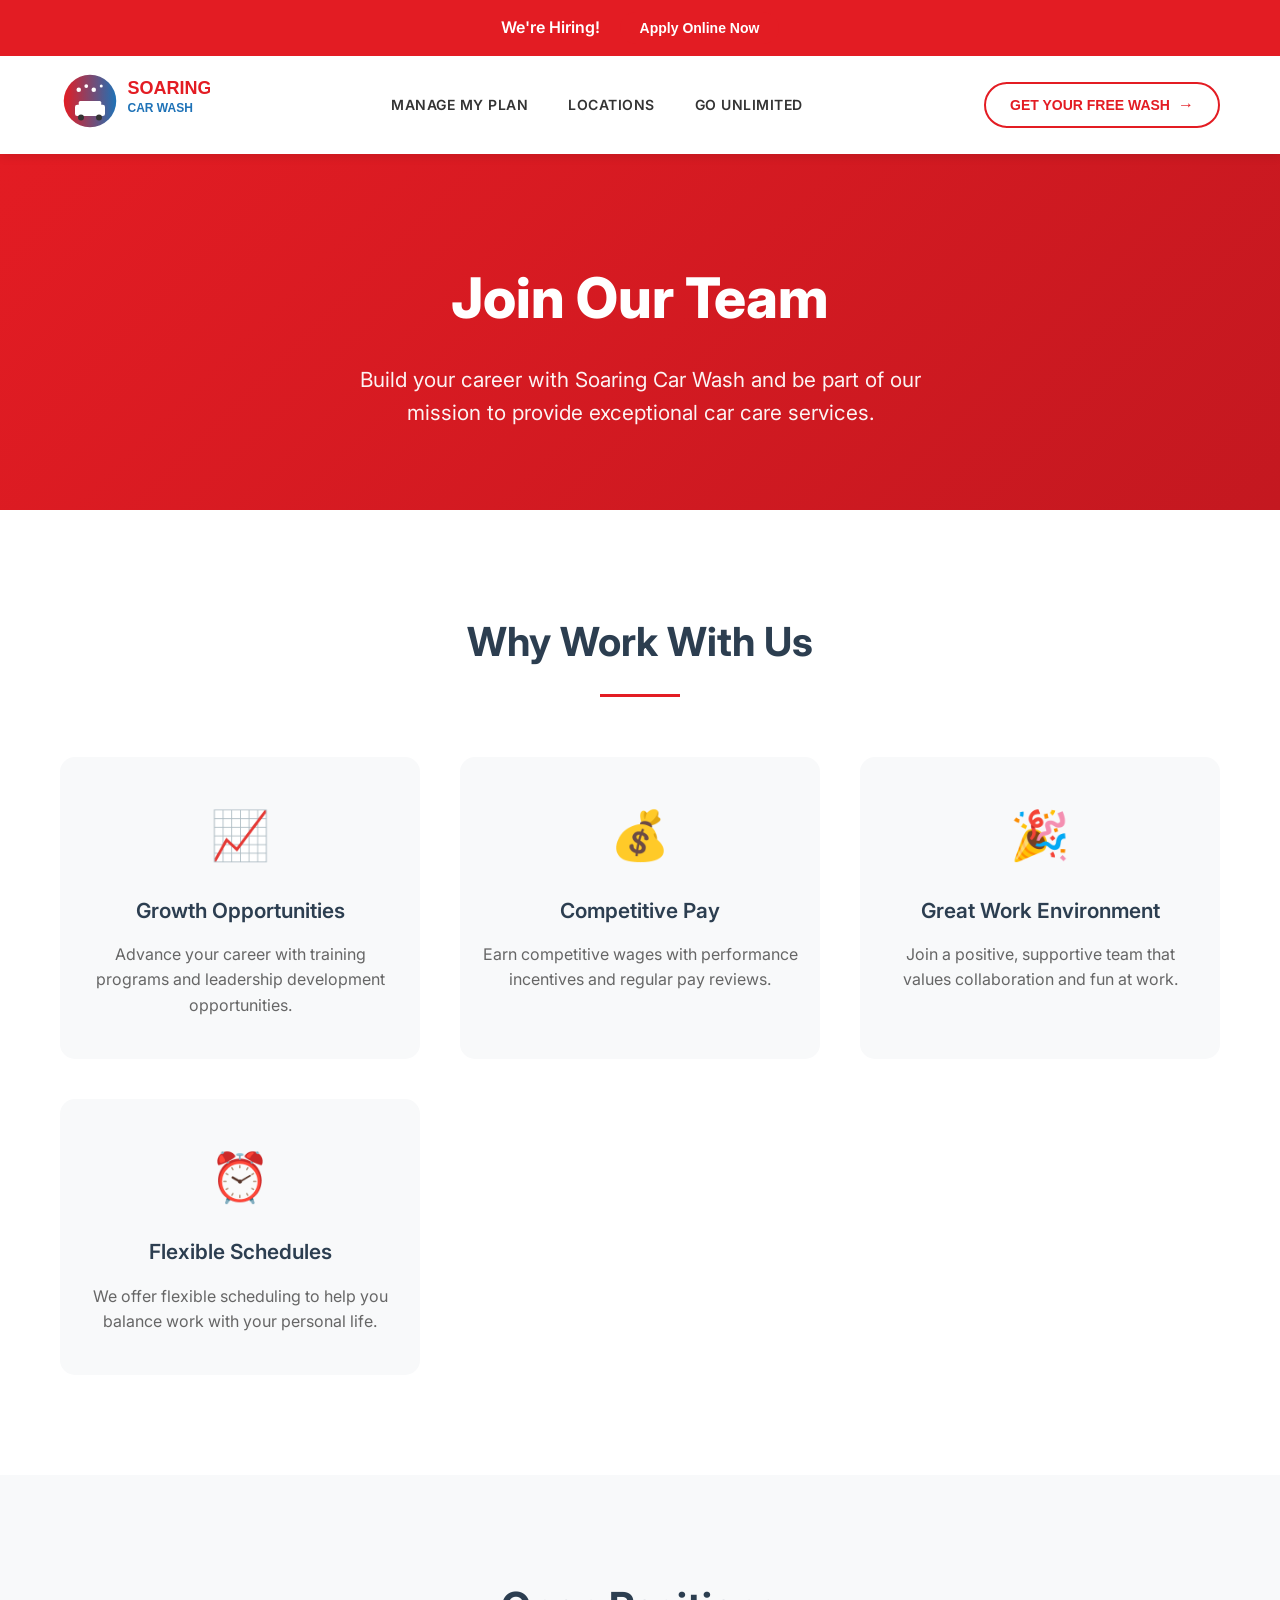
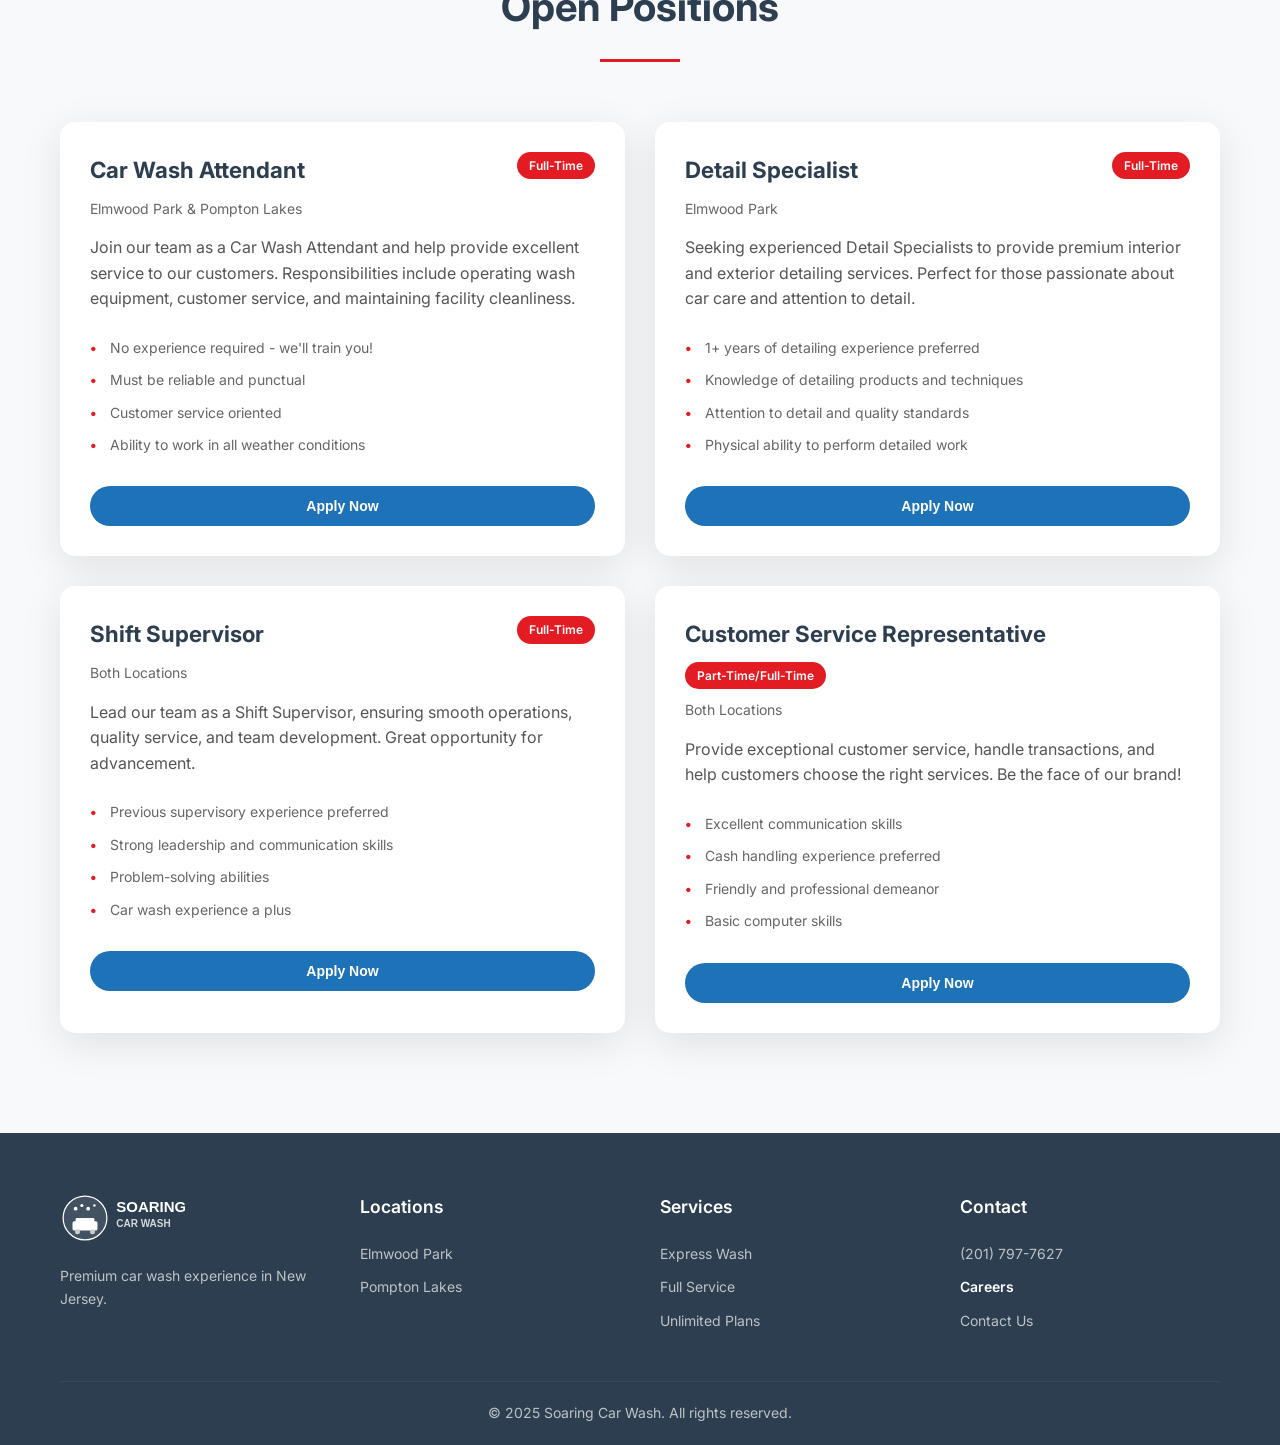
<file: careers.html>
<!DOCTYPE html>
<html lang="en">
<head>
    <meta charset="UTF-8">
    <meta name="viewport" content="width=device-width, initial-scale=1.0">
    <title>Careers - Join Our Team | Soaring Car Wash</title>
    <meta name="description" content="Join the Soaring Car Wash team! We're hiring for various positions at our Elmwood Park and Pompton Lakes locations.">
    <link rel="stylesheet" href="css/styles.css">
    <link rel="preconnect" href="https://fonts.googleapis.com">
    <link rel="preconnect" href="https://fonts.gstatic.com" crossorigin>
    <link href="https://fonts.googleapis.com/css2?family=Inter:wght@400;500;600;700;800&display=swap" rel="stylesheet">
</head>
<body>
    <!-- Top Banner -->
    <div class="top-banner">
        <div class="container">
            <span class="hiring-text">We're Hiring!</span>
            <button class="apply-btn active-page">Apply Online Now</button>
        </div>
    </div>

    <!-- Navigation Header -->
    <header class="header">
        <div class="container">
            <div class="nav-wrapper">
                <!-- Logo -->
                <div class="logo">
                    <a href="index.html">
                        <img src="images/soaring-logo.svg" alt="Soaring Car Wash" class="logo-img">
                    </a>
                </div>

                <!-- Navigation Menu -->
                <nav class="nav-menu">
                    <ul class="nav-list">
                        <li><a href="#" class="nav-link">MANAGE MY PLAN</a></li>
                        <li><a href="locations.html" class="nav-link">LOCATIONS</a></li>
                        <li><a href="#" class="nav-link">GO UNLIMITED</a></li>
                    </ul>
                </nav>

                <!-- CTA Button -->
                <div class="header-cta">
                    <button class="free-wash-btn">GET YOUR FREE WASH <span class="arrow">→</span></button>
                </div>

                <!-- Mobile Menu Toggle -->
                <button class="mobile-menu-toggle" id="mobileMenuToggle">
                    <span></span>
                    <span></span>
                    <span></span>
                </button>
            </div>
        </div>
    </header>

    <!-- Page Header -->
    <section class="careers-header">
        <div class="container">
            <div class="careers-header-content">
                <h1 class="careers-title">Join Our Team</h1>
                <p class="careers-subtitle">Build your career with Soaring Car Wash and be part of our mission to provide exceptional car care services.</p>
            </div>
        </div>
    </section>

    <!-- Why Work With Us Section -->
    <section class="why-work-section">
        <div class="container">
            <div class="section-header">
                <h2 class="section-title">Why Work With Us</h2>
                <div class="section-divider"></div>
            </div>
            
            <div class="benefits-grid">
                <div class="benefit-card">
                    <div class="benefit-icon">📈</div>
                    <h3 class="benefit-title">Growth Opportunities</h3>
                    <p class="benefit-description">Advance your career with training programs and leadership development opportunities.</p>
                </div>
                
                <div class="benefit-card">
                    <div class="benefit-icon">💰</div>
                    <h3 class="benefit-title">Competitive Pay</h3>
                    <p class="benefit-description">Earn competitive wages with performance incentives and regular pay reviews.</p>
                </div>
                
                <div class="benefit-card">
                    <div class="benefit-icon">🎉</div>
                    <h3 class="benefit-title">Great Work Environment</h3>
                    <p class="benefit-description">Join a positive, supportive team that values collaboration and fun at work.</p>
                </div>
                
                <div class="benefit-card">
                    <div class="benefit-icon">⏰</div>
                    <h3 class="benefit-title">Flexible Schedules</h3>
                    <p class="benefit-description">We offer flexible scheduling to help you balance work with your personal life.</p>
                </div>
            </div>
        </div>
    </section>

    <!-- Open Positions Section -->
    <section class="positions-section">
        <div class="container">
            <div class="section-header">
                <h2 class="section-title">Open Positions</h2>
                <div class="section-divider"></div>
            </div>
            
            <div class="positions-grid">
                <div class="position-card">
                    <div class="position-header">
                        <h3 class="position-title">Car Wash Attendant</h3>
                        <span class="position-type">Full-Time</span>
                    </div>
                    <div class="position-location">Elmwood Park & Pompton Lakes</div>
                    <p class="position-description">Join our team as a Car Wash Attendant and help provide excellent service to our customers. Responsibilities include operating wash equipment, customer service, and maintaining facility cleanliness.</p>
                    <ul class="position-requirements">
                        <li>No experience required - we'll train you!</li>
                        <li>Must be reliable and punctual</li>
                        <li>Customer service oriented</li>
                        <li>Ability to work in all weather conditions</li>
                    </ul>
                    <button class="apply-position-btn" data-position="Car Wash Attendant">Apply Now</button>
                </div>
                
                <div class="position-card">
                    <div class="position-header">
                        <h3 class="position-title">Detail Specialist</h3>
                        <span class="position-type">Full-Time</span>
                    </div>
                    <div class="position-location">Elmwood Park</div>
                    <p class="position-description">Seeking experienced Detail Specialists to provide premium interior and exterior detailing services. Perfect for those passionate about car care and attention to detail.</p>
                    <ul class="position-requirements">
                        <li>1+ years of detailing experience preferred</li>
                        <li>Knowledge of detailing products and techniques</li>
                        <li>Attention to detail and quality standards</li>
                        <li>Physical ability to perform detailed work</li>
                    </ul>
                    <button class="apply-position-btn" data-position="Detail Specialist">Apply Now</button>
                </div>
                
                <div class="position-card">
                    <div class="position-header">
                        <h3 class="position-title">Shift Supervisor</h3>
                        <span class="position-type">Full-Time</span>
                    </div>
                    <div class="position-location">Both Locations</div>
                    <p class="position-description">Lead our team as a Shift Supervisor, ensuring smooth operations, quality service, and team development. Great opportunity for advancement.</p>
                    <ul class="position-requirements">
                        <li>Previous supervisory experience preferred</li>
                        <li>Strong leadership and communication skills</li>
                        <li>Problem-solving abilities</li>
                        <li>Car wash experience a plus</li>
                    </ul>
                    <button class="apply-position-btn" data-position="Shift Supervisor">Apply Now</button>
                </div>
                
                <div class="position-card">
                    <div class="position-header">
                        <h3 class="position-title">Customer Service Representative</h3>
                        <span class="position-type">Part-Time/Full-Time</span>
                    </div>
                    <div class="position-location">Both Locations</div>
                    <p class="position-description">Provide exceptional customer service, handle transactions, and help customers choose the right services. Be the face of our brand!</p>
                    <ul class="position-requirements">
                        <li>Excellent communication skills</li>
                        <li>Cash handling experience preferred</li>
                        <li>Friendly and professional demeanor</li>
                        <li>Basic computer skills</li>
                    </ul>
                    <button class="apply-position-btn" data-position="Customer Service Representative">Apply Now</button>
                </div>
            </div>
        </div>
    </section>

    <!-- Application Modal -->
    <div class="modal" id="applicationModal">
        <div class="modal-content">
            <div class="modal-header">
                <h2>Apply for <span id="modalPositionTitle"></span></h2>
                <button class="modal-close" id="modalClose">&times;</button>
            </div>
            
            <form class="application-form" id="applicationForm">
                <div class="form-row">
                    <div class="form-group">
                        <label for="appFirstName">First Name *</label>
                        <input type="text" id="appFirstName" name="firstName" required>
                    </div>
                    <div class="form-group">
                        <label for="appLastName">Last Name *</label>
                        <input type="text" id="appLastName" name="lastName" required>
                    </div>
                </div>
                
                <div class="form-row">
                    <div class="form-group">
                        <label for="appEmail">Email Address *</label>
                        <input type="email" id="appEmail" name="email" required>
                    </div>
                    <div class="form-group">
                        <label for="appPhone">Phone Number *</label>
                        <input type="tel" id="appPhone" name="phone" required>
                    </div>
                </div>
                
                <div class="form-group">
                    <label for="appAddress">Address</label>
                    <input type="text" id="appAddress" name="address">
                </div>
                
                <div class="form-row">
                    <div class="form-group">
                        <label for="appCity">City</label>
                        <input type="text" id="appCity" name="city">
                    </div>
                    <div class="form-group">
                        <label for="appState">State</label>
                        <input type="text" id="appState" name="state" value="NJ">
                    </div>
                    <div class="form-group">
                        <label for="appZip">ZIP Code</label>
                        <input type="text" id="appZip" name="zip">
                    </div>
                </div>
                
                <div class="form-group">
                    <label for="appExperience">Relevant Experience</label>
                    <textarea id="appExperience" name="experience" rows="4" placeholder="Tell us about any relevant work experience..."></textarea>
                </div>
                
                <div class="form-group">
                    <label for="appAvailability">Availability</label>
                    <textarea id="appAvailability" name="availability" rows="3" placeholder="When are you available to work? (days, hours, etc.)"></textarea>
                </div>
                
                <div class="form-group checkbox-group">
                    <label class="checkbox-label">
                        <input type="checkbox" id="appAuthorization" name="authorization" required>
                        <span class="checkbox-custom"></span>
                        I am authorized to work in the United States *
                    </label>
                </div>
                
                <button type="submit" class="submit-btn">
                    <span class="btn-text">Submit Application</span>
                    <span class="btn-loader" style="display: none;">Submitting...</span>
                </button>
            </form>
        </div>
    </div>

    <!-- Footer -->
    <footer class="footer">
        <div class="container">
            <div class="footer-content">
                <div class="footer-section">
                    <div class="footer-logo">
                        <img src="images/soaring-logo-white.svg" alt="Soaring Car Wash" class="footer-logo-img">
                    </div>
                    <p class="footer-description">Premium car wash experience in New Jersey.</p>
                </div>
                
                <div class="footer-section">
                    <h4 class="footer-title">Locations</h4>
                    <ul class="footer-links">
                        <li><a href="#">Elmwood Park</a></li>
                        <li><a href="#">Pompton Lakes</a></li>
                    </ul>
                </div>
                
                <div class="footer-section">
                    <h4 class="footer-title">Services</h4>
                    <ul class="footer-links">
                        <li><a href="#">Express Wash</a></li>
                        <li><a href="#">Full Service</a></li>
                        <li><a href="#">Unlimited Plans</a></li>
                    </ul>
                </div>
                
                <div class="footer-section">
                    <h4 class="footer-title">Contact</h4>
                    <ul class="footer-links">
                        <li><a href="tel:(201)797-7627">(201) 797-7627</a></li>
                        <li><a href="careers.html" class="active">Careers</a></li>
                        <li><a href="#">Contact Us</a></li>
                    </ul>
                </div>
            </div>
            
            <div class="footer-bottom">
                <p class="footer-copyright">&copy; 2025 Soaring Car Wash. All rights reserved.</p>
            </div>
        </div>
    </footer>

    <script src="js/main.js"></script>
    <script src="js/careers.js"></script>
</body>
</html>
</file>
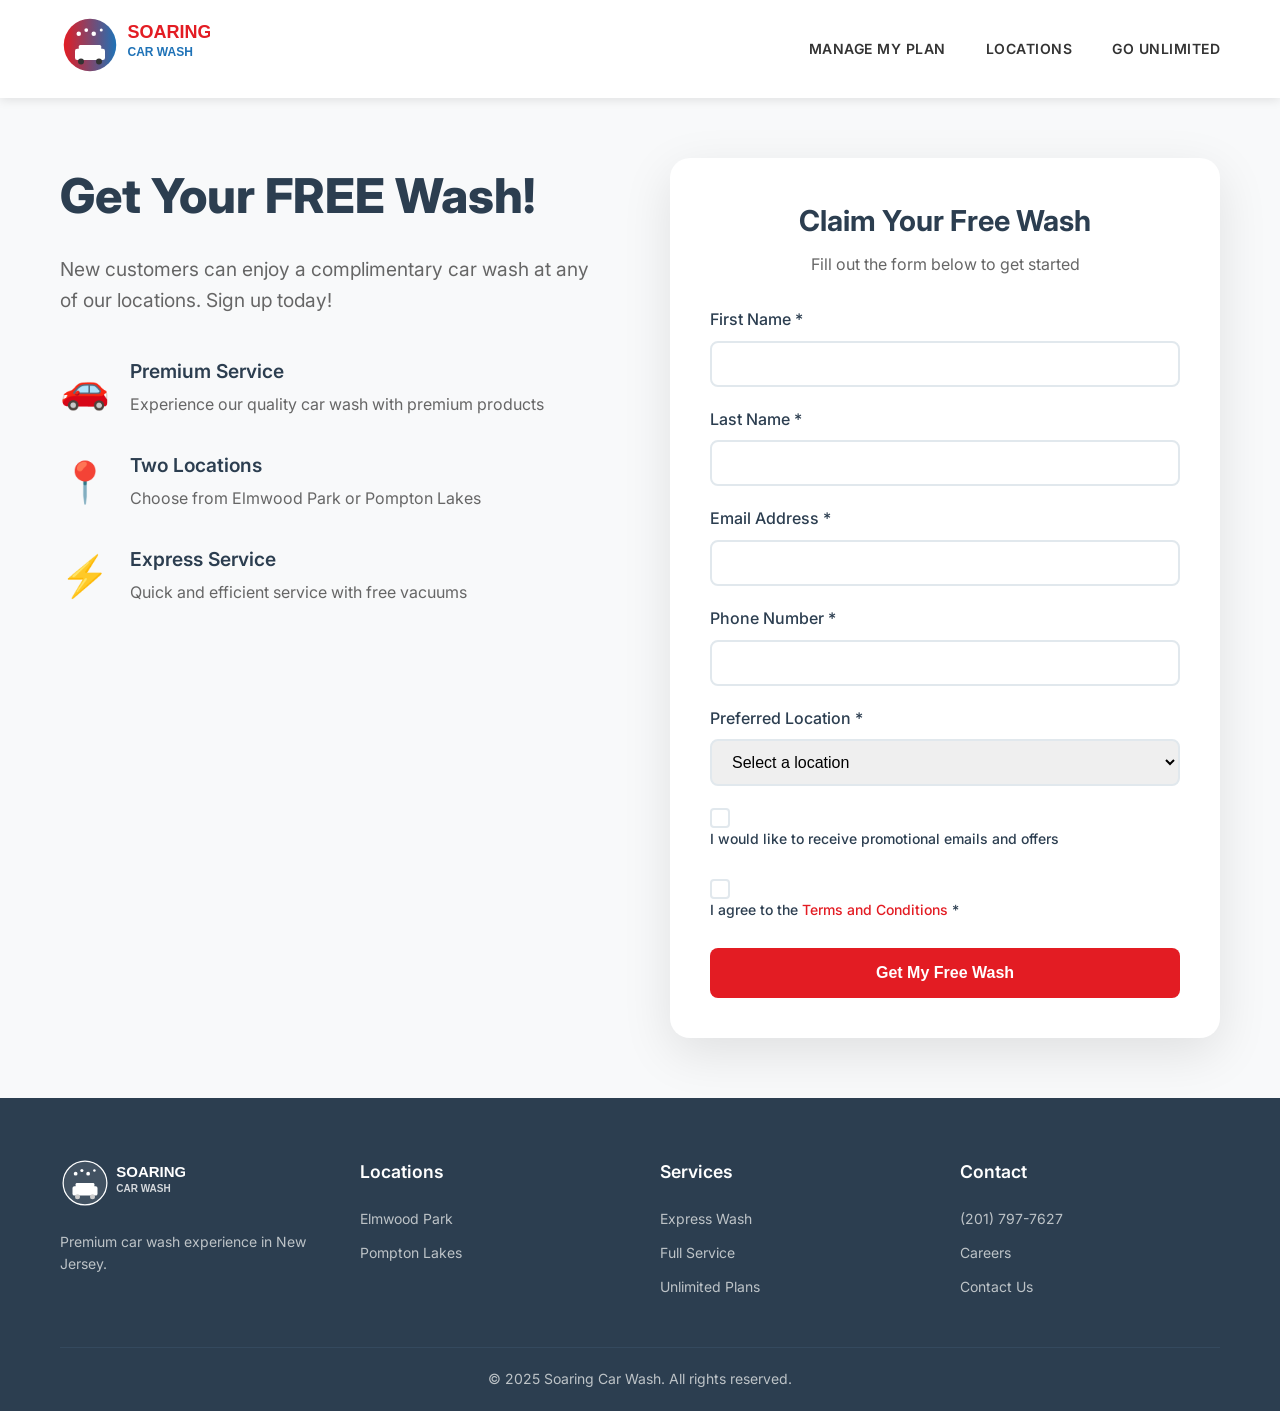
<file: free-wash.html>
<!DOCTYPE html>
<html lang="en">
<head>
    <meta charset="UTF-8">
    <meta name="viewport" content="width=device-width, initial-scale=1.0">
    <title>Get Your Free Wash - Soaring Car Wash</title>
    <meta name="description" content="Sign up for your free car wash at Soaring Car Wash. Limited time offer for new customers.">
    <link rel="stylesheet" href="css/styles.css">
    <link rel="preconnect" href="https://fonts.googleapis.com">
    <link rel="preconnect" href="https://fonts.gstatic.com" crossorigin>
    <link href="https://fonts.googleapis.com/css2?family=Inter:wght@400;500;600;700;800&display=swap" rel="stylesheet">
</head>
<body>
    <!-- Navigation Header -->
    <header class="header">
        <div class="container">
            <div class="nav-wrapper">
                <!-- Logo -->
                <div class="logo">
                    <a href="index.html">
                        <img src="images/soaring-logo.svg" alt="Soaring Car Wash" class="logo-img">
                    </a>
                </div>

                <!-- Navigation Menu -->
                <nav class="nav-menu">
                    <ul class="nav-list">
                        <li><a href="#" class="nav-link">MANAGE MY PLAN</a></li>
                        <li><a href="locations.html" class="nav-link">LOCATIONS</a></li>
                        <li><a href="#" class="nav-link">GO UNLIMITED</a></li>
                    </ul>
                </nav>

                <!-- Mobile Menu Toggle -->
                <button class="mobile-menu-toggle" id="mobileMenuToggle">
                    <span></span>
                    <span></span>
                    <span></span>
                </button>
            </div>
        </div>
    </header>

    <!-- Free Wash Form Section -->
    <section class="free-wash-section">
        <div class="container">
            <div class="free-wash-content">
                <div class="free-wash-info">
                    <h1 class="free-wash-title">Get Your FREE Wash!</h1>
                    <p class="free-wash-subtitle">New customers can enjoy a complimentary car wash at any of our locations. Sign up today!</p>
                    
                    <div class="free-wash-benefits">
                        <div class="benefit-item">
                            <div class="benefit-icon">🚗</div>
                            <div class="benefit-text">
                                <h3>Premium Service</h3>
                                <p>Experience our quality car wash with premium products</p>
                            </div>
                        </div>
                        <div class="benefit-item">
                            <div class="benefit-icon">📍</div>
                            <div class="benefit-text">
                                <h3>Two Locations</h3>
                                <p>Choose from Elmwood Park or Pompton Lakes</p>
                            </div>
                        </div>
                        <div class="benefit-item">
                            <div class="benefit-icon">⚡</div>
                            <div class="benefit-text">
                                <h3>Express Service</h3>
                                <p>Quick and efficient service with free vacuums</p>
                            </div>
                        </div>
                    </div>
                </div>
                
                <div class="free-wash-form-container">
                    <div class="form-header">
                        <h2>Claim Your Free Wash</h2>
                        <p>Fill out the form below to get started</p>
                    </div>
                    
                    <form class="free-wash-form" id="freeWashForm">
                        <div class="form-group">
                            <label for="firstName">First Name *</label>
                            <input type="text" id="firstName" name="firstName" required>
                        </div>
                        
                        <div class="form-group">
                            <label for="lastName">Last Name *</label>
                            <input type="text" id="lastName" name="lastName" required>
                        </div>
                        
                        <div class="form-group">
                            <label for="email">Email Address *</label>
                            <input type="email" id="email" name="email" required>
                        </div>
                        
                        <div class="form-group">
                            <label for="phone">Phone Number *</label>
                            <input type="tel" id="phone" name="phone" required>
                        </div>
                        
                        <div class="form-group">
                            <label for="location">Preferred Location *</label>
                            <select id="location" name="location" required>
                                <option value="">Select a location</option>
                                <option value="elmwood-park">Elmwood Park - 235 US Highway 46 W</option>
                                <option value="pompton-lakes">Pompton Lakes - 105 Hamburg Turnpike</option>
                            </select>
                        </div>
                        
                        <div class="form-group checkbox-group">
                            <label class="checkbox-label">
                                <input type="checkbox" id="subscribe" name="subscribe">
                                <span class="checkbox-custom"></span>
                                I would like to receive promotional emails and offers
                            </label>
                        </div>
                        
                        <div class="form-group checkbox-group">
                            <label class="checkbox-label">
                                <input type="checkbox" id="terms" name="terms" required>
                                <span class="checkbox-custom"></span>
                                I agree to the <a href="#">Terms and Conditions</a> *
                            </label>
                        </div>
                        
                        <button type="submit" class="submit-btn">
                            <span class="btn-text">Get My Free Wash</span>
                            <span class="btn-loader" style="display: none;">Processing...</span>
                        </button>
                    </form>
                </div>
            </div>
        </div>
    </section>

    <!-- Footer -->
    <footer class="footer">
        <div class="container">
            <div class="footer-content">
                <div class="footer-section">
                    <div class="footer-logo">
                        <img src="images/soaring-logo-white.svg" alt="Soaring Car Wash" class="footer-logo-img">
                    </div>
                    <p class="footer-description">Premium car wash experience in New Jersey.</p>
                </div>
                
                <div class="footer-section">
                    <h4 class="footer-title">Locations</h4>
                    <ul class="footer-links">
                        <li><a href="#">Elmwood Park</a></li>
                        <li><a href="#">Pompton Lakes</a></li>
                    </ul>
                </div>
                
                <div class="footer-section">
                    <h4 class="footer-title">Services</h4>
                    <ul class="footer-links">
                        <li><a href="#">Express Wash</a></li>
                        <li><a href="#">Full Service</a></li>
                        <li><a href="#">Unlimited Plans</a></li>
                    </ul>
                </div>
                
                <div class="footer-section">
                    <h4 class="footer-title">Contact</h4>
                    <ul class="footer-links">
                        <li><a href="tel:(201)797-7627">(201) 797-7627</a></li>
                        <li><a href="careers.html">Careers</a></li>
                        <li><a href="#">Contact Us</a></li>
                    </ul>
                </div>
            </div>
            
            <div class="footer-bottom">
                <p class="footer-copyright">&copy; 2025 Soaring Car Wash. All rights reserved.</p>
            </div>
        </div>
    </footer>

    <script src="js/main.js"></script>
    <script src="js/free-wash.js"></script>

    <style>
        .free-wash-section {
            padding: 60px 0;
            background: #f8f9fa;
            min-height: 80vh;
        }
        
        .free-wash-content {
            display: grid;
            grid-template-columns: 1fr 1fr;
            gap: 60px;
            align-items: start;
        }
        
        .free-wash-title {
            font-size: 3rem;
            font-weight: 800;
            color: #2c3e50;
            margin-bottom: 20px;
        }
        
        .free-wash-subtitle {
            font-size: 1.2rem;
            color: #666;
            margin-bottom: 40px;
            line-height: 1.6;
        }
        
        .free-wash-benefits {
            display: flex;
            flex-direction: column;
            gap: 30px;
        }
        
        .benefit-item {
            display: flex;
            align-items: flex-start;
            gap: 20px;
        }
        
        .benefit-icon {
            font-size: 2.5rem;
            flex-shrink: 0;
        }
        
        .benefit-text h3 {
            font-size: 1.2rem;
            font-weight: 600;
            color: #2c3e50;
            margin-bottom: 5px;
        }
        
        .benefit-text p {
            color: #666;
            line-height: 1.5;
        }
        
        .free-wash-form-container {
            background: white;
            border-radius: 20px;
            padding: 40px;
            box-shadow: 0 15px 50px rgba(0,0,0,0.1);
        }
        
        .form-header {
            text-align: center;
            margin-bottom: 30px;
        }
        
        .form-header h2 {
            font-size: 1.8rem;
            font-weight: 700;
            color: #2c3e50;
            margin-bottom: 8px;
        }
        
        .form-header p {
            color: #666;
        }
        
        .form-group {
            margin-bottom: 20px;
        }
        
        .form-group label {
            display: block;
            margin-bottom: 8px;
            font-weight: 500;
            color: #2c3e50;
        }
        
        .form-group input,
        .form-group select {
            width: 100%;
            padding: 12px 16px;
            border: 2px solid #e1e8ed;
            border-radius: 8px;
            font-size: 16px;
            transition: border-color 0.3s ease;
        }
        
        .form-group input:focus,
        .form-group select:focus {
            outline: none;
            border-color: #E31C23;
        }
        
        .form-group input.error,
        .form-group select.error {
            border-color: #e74c3c;
        }
        
        .checkbox-group {
            display: flex;
            align-items: flex-start;
            gap: 12px;
        }
        
        .checkbox-label {
            display: flex;
            align-items: flex-start;
            gap: 12px;
            cursor: pointer;
            font-size: 14px;
            line-height: 1.5;
        }
        
        .checkbox-label input[type="checkbox"] {
            display: none;
        }
        
        .checkbox-custom {
            width: 20px;
            height: 20px;
            border: 2px solid #e1e8ed;
            border-radius: 4px;
            display: flex;
            align-items: center;
            justify-content: center;
            transition: all 0.3s ease;
            flex-shrink: 0;
            margin-top: 2px;
        }
        
        .checkbox-label input[type="checkbox"]:checked + .checkbox-custom {
            background: #E31C23;
            border-color: #E31C23;
        }
        
        .checkbox-label input[type="checkbox"]:checked + .checkbox-custom::after {
            content: '✓';
            color: white;
            font-size: 12px;
            font-weight: bold;
        }
        
        .checkbox-label a {
            color: #E31C23;
            text-decoration: none;
        }
        
        .checkbox-label a:hover {
            text-decoration: underline;
        }
        
        .submit-btn {
            width: 100%;
            background: #E31C23;
            color: white;
            border: none;
            padding: 16px;
            border-radius: 8px;
            font-size: 16px;
            font-weight: 600;
            cursor: pointer;
            transition: all 0.3s ease;
            position: relative;
        }
        
        .submit-btn:hover {
            background: #c41820;
            transform: translateY(-2px);
        }
        
        .submit-btn:disabled {
            opacity: 0.7;
            cursor: not-allowed;
            transform: none;
        }
        
        .btn-loader {
            position: absolute;
            top: 50%;
            left: 50%;
            transform: translate(-50%, -50%);
        }
        
        @media (max-width: 768px) {
            .free-wash-content {
                grid-template-columns: 1fr;
                gap: 40px;
            }
            
            .free-wash-form-container {
                padding: 30px 20px;
            }
            
            .free-wash-title {
                font-size: 2.2rem;
            }
        }
        
        /* Toast Notifications */
        .toast {
            position: fixed;
            top: 20px;
            right: 20px;
            padding: 16px 24px;
            border-radius: 8px;
            color: white;
            font-weight: 500;
            z-index: 10000;
            transform: translateX(400px);
            transition: transform 0.3s ease;
        }
        
        .toast.show {
            transform: translateX(0);
        }
        
        .toast-success {
            background: #27ae60;
        }
        
        .toast-error {
            background: #e74c3c;
        }
    </style>
</body>
</html>
</file>
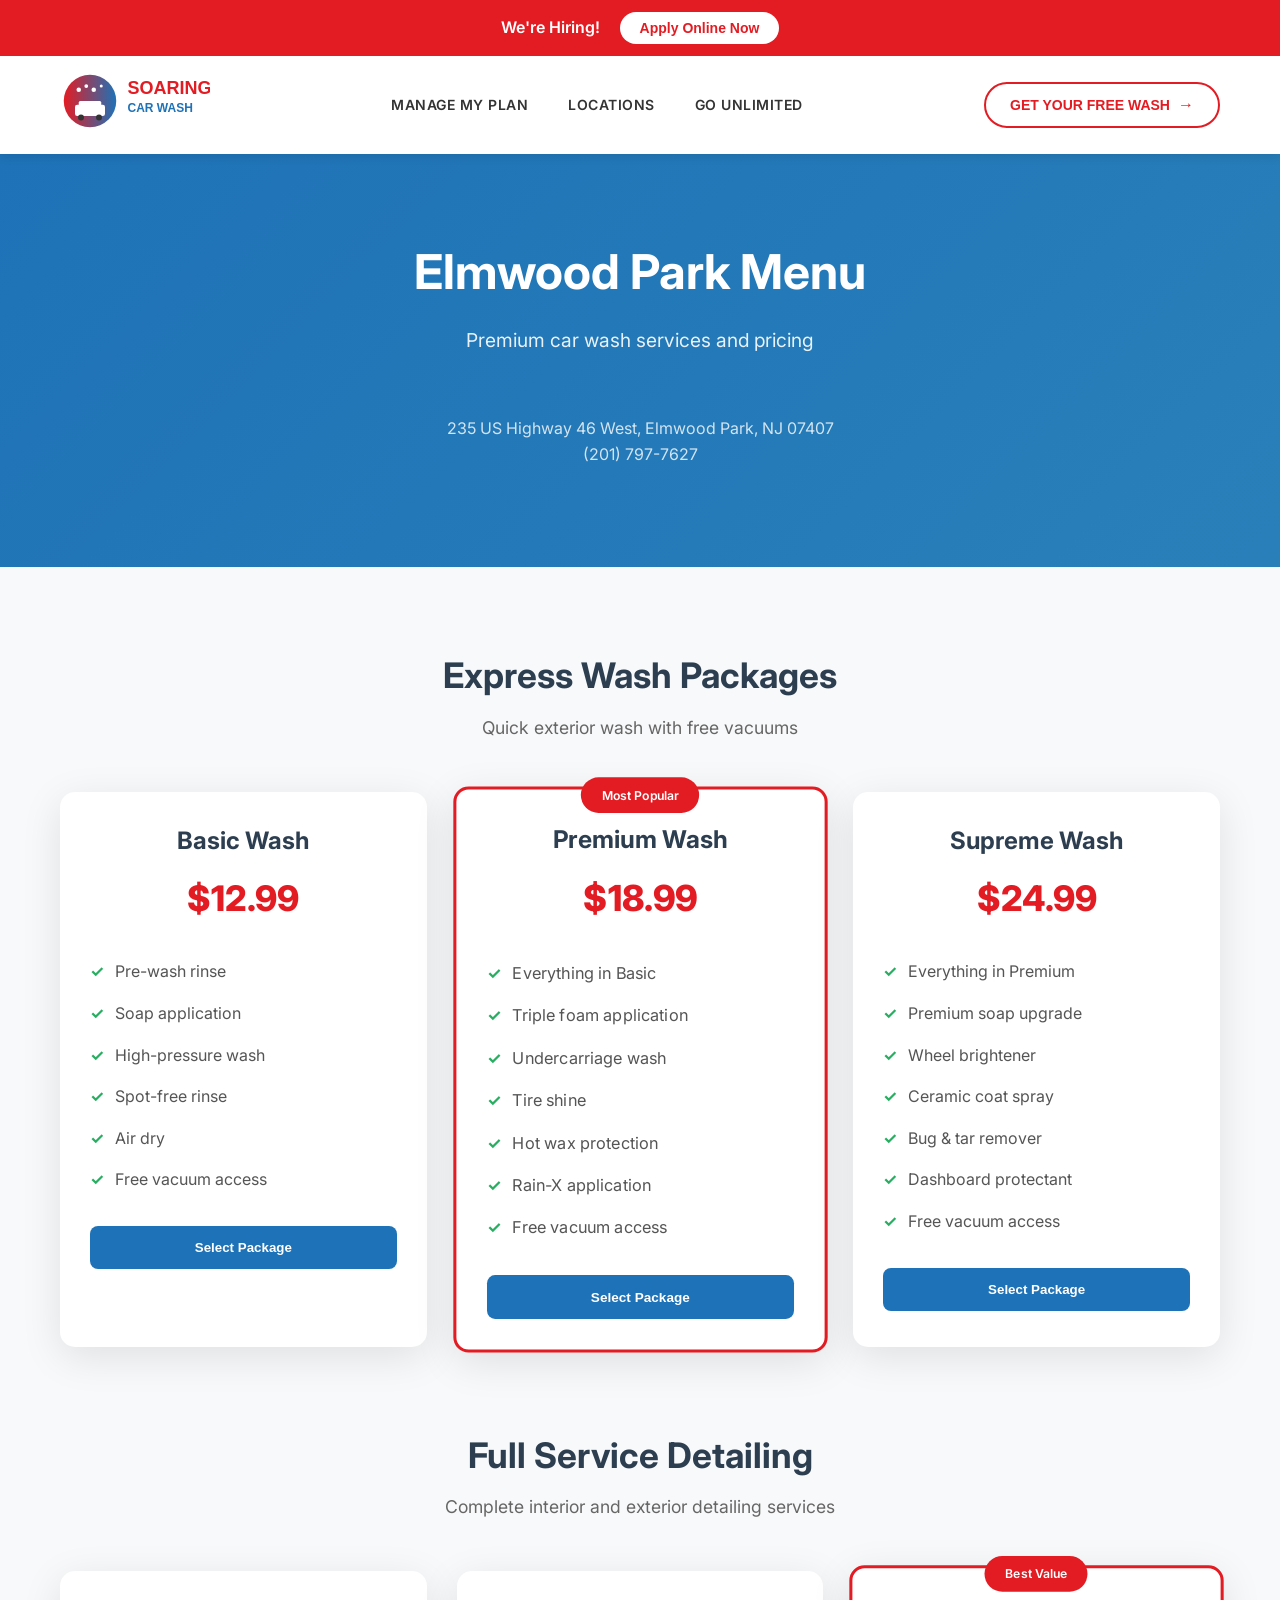
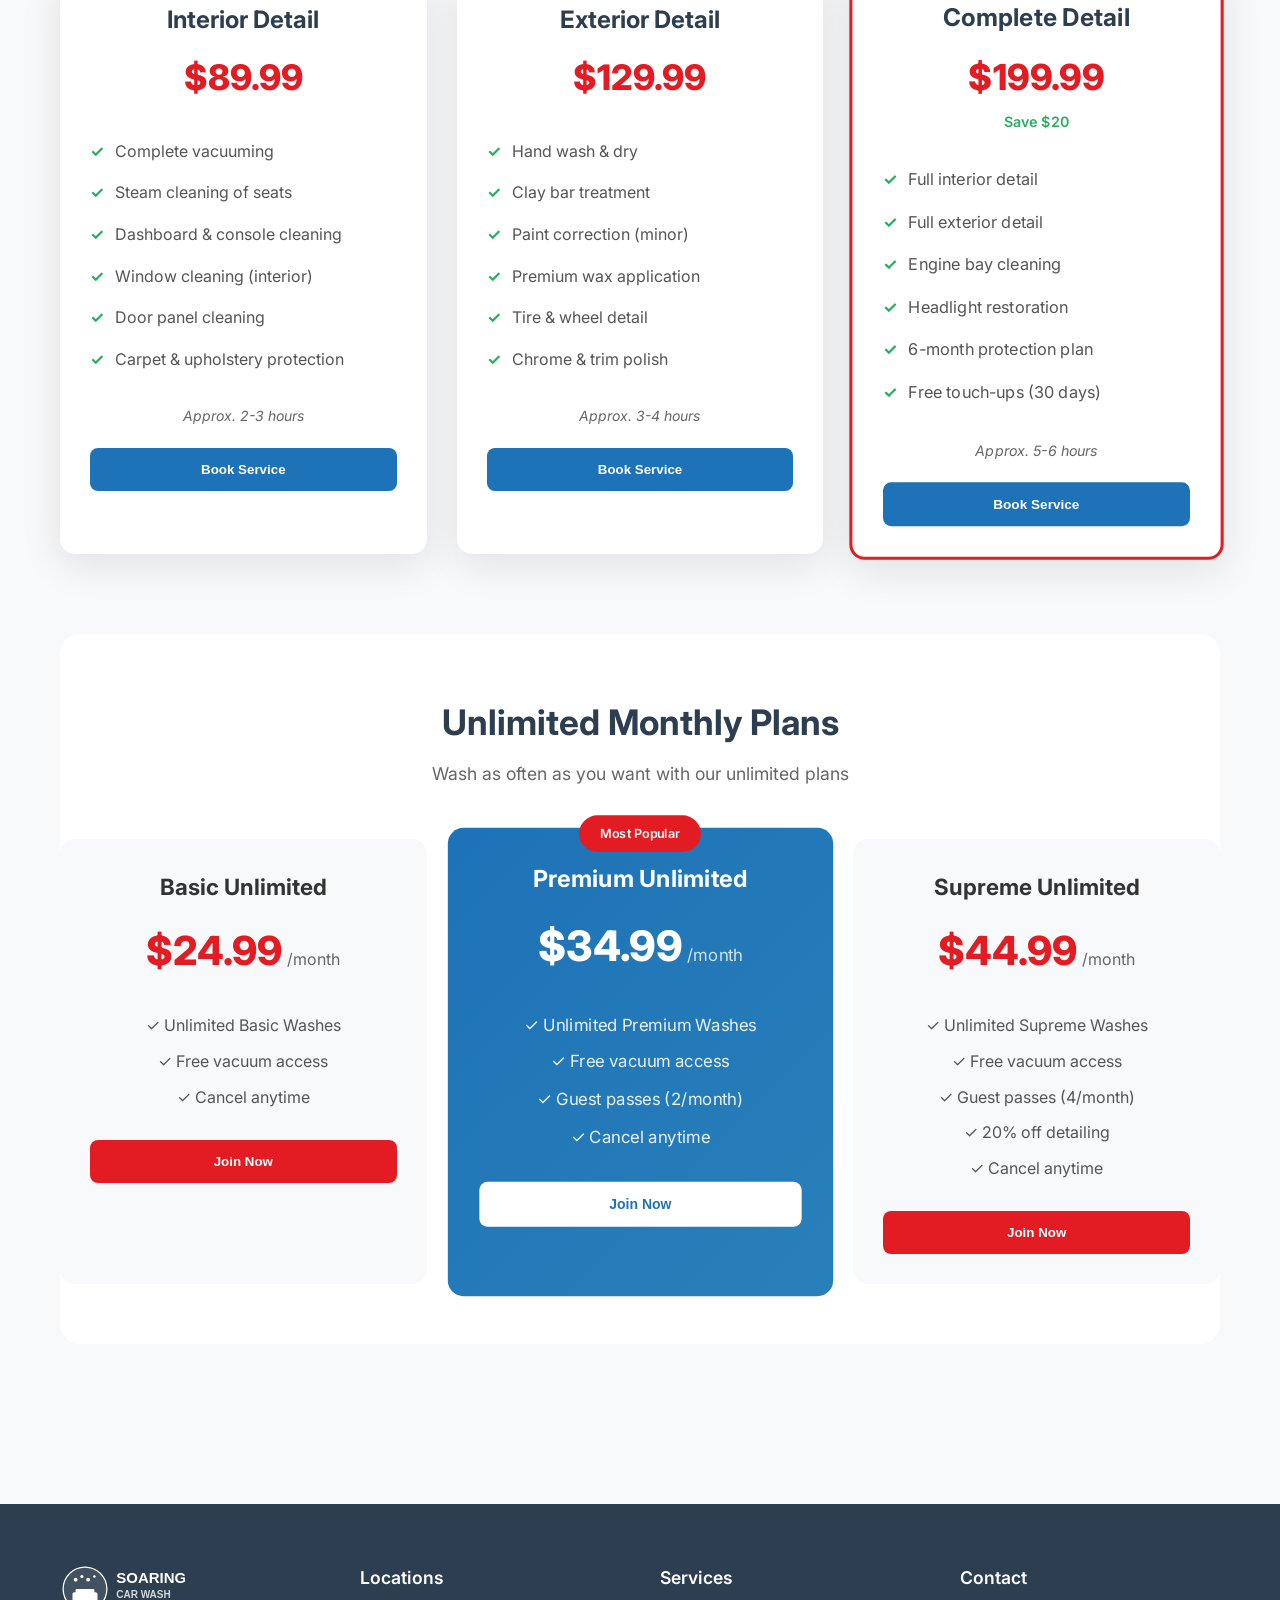
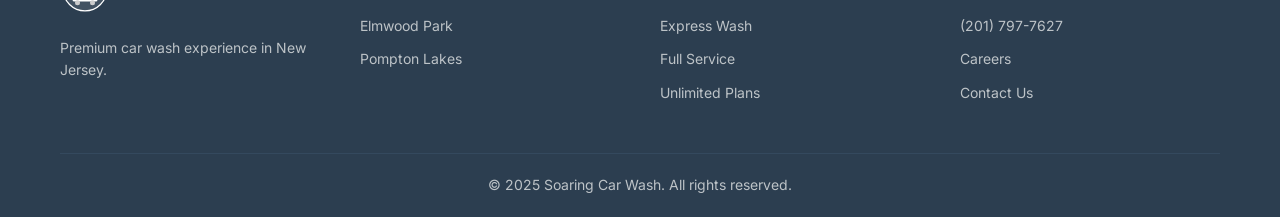
<file: menu-elmwood-park.html>
<!DOCTYPE html>
<html lang="en">
<head>
    <meta charset="UTF-8">
    <meta name="viewport" content="width=device-width, initial-scale=1.0">
    <title>Menu - Elmwood Park | Soaring Car Wash</title>
    <meta name="description" content="Car wash services and pricing for our Elmwood Park location. Express wash, full service, and detailing options available.">
    <link rel="stylesheet" href="css/styles.css">
    <link rel="preconnect" href="https://fonts.googleapis.com">
    <link rel="preconnect" href="https://fonts.gstatic.com" crossorigin>
    <link href="https://fonts.googleapis.com/css2?family=Inter:wght@400;500;600;700;800&display=swap" rel="stylesheet">
</head>
<body>
    <!-- Top Banner -->
    <div class="top-banner">
        <div class="container">
            <span class="hiring-text">We're Hiring!</span>
            <button class="apply-btn">Apply Online Now</button>
        </div>
    </div>

    <!-- Navigation Header -->
    <header class="header">
        <div class="container">
            <div class="nav-wrapper">
                <!-- Logo -->
                <div class="logo">
                    <a href="index.html">
                        <img src="images/soaring-logo.svg" alt="Soaring Car Wash" class="logo-img">
                    </a>
                </div>

                <!-- Navigation Menu -->
                <nav class="nav-menu">
                    <ul class="nav-list">
                        <li><a href="#" class="nav-link">MANAGE MY PLAN</a></li>
                        <li><a href="locations.html" class="nav-link">LOCATIONS</a></li>
                        <li><a href="#" class="nav-link">GO UNLIMITED</a></li>
                    </ul>
                </nav>

                <!-- CTA Button -->
                <div class="header-cta">
                    <button class="free-wash-btn">GET YOUR FREE WASH <span class="arrow">→</span></button>
                </div>

                <!-- Mobile Menu Toggle -->
                <button class="mobile-menu-toggle" id="mobileMenuToggle">
                    <span></span>
                    <span></span>
                    <span></span>
                </button>
            </div>
        </div>
    </header>

    <!-- Page Header -->
    <section class="menu-header">
        <div class="container">
            <div class="menu-header-content">
                <h1 class="menu-title">Elmwood Park Menu</h1>
                <p class="menu-subtitle">Premium car wash services and pricing</p>
                <div class="location-info">
                    <p>235 US Highway 46 West, Elmwood Park, NJ 07407</p>
                    <p><a href="tel:(201)797-7627">(201) 797-7627</a></p>
                </div>
            </div>
        </div>
    </section>

    <!-- Services Menu -->
    <section class="services-menu">
        <div class="container">
            <!-- Express Wash Packages -->
            <div class="menu-category">
                <div class="category-header">
                    <h2 class="category-title">Express Wash Packages</h2>
                    <p class="category-description">Quick exterior wash with free vacuums</p>
                </div>
                
                <div class="packages-grid">
                    <div class="package-card">
                        <div class="package-header">
                            <h3 class="package-name">Basic Wash</h3>
                            <div class="package-price">$12.99</div>
                        </div>
                        <ul class="package-features">
                            <li>Pre-wash rinse</li>
                            <li>Soap application</li>
                            <li>High-pressure wash</li>
                            <li>Spot-free rinse</li>
                            <li>Air dry</li>
                            <li>Free vacuum access</li>
                        </ul>
                        <button class="select-package-btn">Select Package</button>
                    </div>
                    
                    <div class="package-card featured">
                        <div class="featured-badge">Most Popular</div>
                        <div class="package-header">
                            <h3 class="package-name">Premium Wash</h3>
                            <div class="package-price">$18.99</div>
                        </div>
                        <ul class="package-features">
                            <li>Everything in Basic</li>
                            <li>Triple foam application</li>
                            <li>Undercarriage wash</li>
                            <li>Tire shine</li>
                            <li>Hot wax protection</li>
                            <li>Rain-X application</li>
                            <li>Free vacuum access</li>
                        </ul>
                        <button class="select-package-btn">Select Package</button>
                    </div>
                    
                    <div class="package-card">
                        <div class="package-header">
                            <h3 class="package-name">Supreme Wash</h3>
                            <div class="package-price">$24.99</div>
                        </div>
                        <ul class="package-features">
                            <li>Everything in Premium</li>
                            <li>Premium soap upgrade</li>
                            <li>Wheel brightener</li>
                            <li>Ceramic coat spray</li>
                            <li>Bug & tar remover</li>
                            <li>Dashboard protectant</li>
                            <li>Free vacuum access</li>
                        </ul>
                        <button class="select-package-btn">Select Package</button>
                    </div>
                </div>
            </div>

            <!-- Full Service Detailing -->
            <div class="menu-category">
                <div class="category-header">
                    <h2 class="category-title">Full Service Detailing</h2>
                    <p class="category-description">Complete interior and exterior detailing services</p>
                </div>
                
                <div class="packages-grid">
                    <div class="package-card">
                        <div class="package-header">
                            <h3 class="package-name">Interior Detail</h3>
                            <div class="package-price">$89.99</div>
                        </div>
                        <ul class="package-features">
                            <li>Complete vacuuming</li>
                            <li>Steam cleaning of seats</li>
                            <li>Dashboard & console cleaning</li>
                            <li>Window cleaning (interior)</li>
                            <li>Door panel cleaning</li>
                            <li>Carpet & upholstery protection</li>
                        </ul>
                        <div class="service-time">Approx. 2-3 hours</div>
                        <button class="select-package-btn">Book Service</button>
                    </div>
                    
                    <div class="package-card">
                        <div class="package-header">
                            <h3 class="package-name">Exterior Detail</h3>
                            <div class="package-price">$129.99</div>
                        </div>
                        <ul class="package-features">
                            <li>Hand wash & dry</li>
                            <li>Clay bar treatment</li>
                            <li>Paint correction (minor)</li>
                            <li>Premium wax application</li>
                            <li>Tire & wheel detail</li>
                            <li>Chrome & trim polish</li>
                        </ul>
                        <div class="service-time">Approx. 3-4 hours</div>
                        <button class="select-package-btn">Book Service</button>
                    </div>
                    
                    <div class="package-card featured">
                        <div class="featured-badge">Best Value</div>
                        <div class="package-header">
                            <h3 class="package-name">Complete Detail</h3>
                            <div class="package-price">$199.99</div>
                            <div class="package-savings">Save $20</div>
                        </div>
                        <ul class="package-features">
                            <li>Full interior detail</li>
                            <li>Full exterior detail</li>
                            <li>Engine bay cleaning</li>
                            <li>Headlight restoration</li>
                            <li>6-month protection plan</li>
                            <li>Free touch-ups (30 days)</li>
                        </ul>
                        <div class="service-time">Approx. 5-6 hours</div>
                        <button class="select-package-btn">Book Service</button>
                    </div>
                </div>
            </div>

            <!-- Unlimited Plans -->
            <div class="menu-category unlimited-section">
                <div class="category-header">
                    <h2 class="category-title">Unlimited Monthly Plans</h2>
                    <p class="category-description">Wash as often as you want with our unlimited plans</p>
                </div>
                
                <div class="unlimited-grid">
                    <div class="unlimited-card">
                        <div class="unlimited-header">
                            <h3 class="unlimited-name">Basic Unlimited</h3>
                            <div class="unlimited-price">
                                <span class="price-amount">$24.99</span>
                                <span class="price-period">/month</span>
                            </div>
                        </div>
                        <div class="unlimited-benefits">
                            <p class="benefit-item">✓ Unlimited Basic Washes</p>
                            <p class="benefit-item">✓ Free vacuum access</p>
                            <p class="benefit-item">✓ Cancel anytime</p>
                        </div>
                        <button class="join-unlimited-btn">Join Now</button>
                    </div>
                    
                    <div class="unlimited-card featured">
                        <div class="featured-badge">Most Popular</div>
                        <div class="unlimited-header">
                            <h3 class="unlimited-name">Premium Unlimited</h3>
                            <div class="unlimited-price">
                                <span class="price-amount">$34.99</span>
                                <span class="price-period">/month</span>
                            </div>
                        </div>
                        <div class="unlimited-benefits">
                            <p class="benefit-item">✓ Unlimited Premium Washes</p>
                            <p class="benefit-item">✓ Free vacuum access</p>
                            <p class="benefit-item">✓ Guest passes (2/month)</p>
                            <p class="benefit-item">✓ Cancel anytime</p>
                        </div>
                        <button class="join-unlimited-btn">Join Now</button>
                    </div>
                    
                    <div class="unlimited-card">
                        <div class="unlimited-header">
                            <h3 class="unlimited-name">Supreme Unlimited</h3>
                            <div class="unlimited-price">
                                <span class="price-amount">$44.99</span>
                                <span class="price-period">/month</span>
                            </div>
                        </div>
                        <div class="unlimited-benefits">
                            <p class="benefit-item">✓ Unlimited Supreme Washes</p>
                            <p class="benefit-item">✓ Free vacuum access</p>
                            <p class="benefit-item">✓ Guest passes (4/month)</p>
                            <p class="benefit-item">✓ 20% off detailing</p>
                            <p class="benefit-item">✓ Cancel anytime</p>
                        </div>
                        <button class="join-unlimited-btn">Join Now</button>
                    </div>
                </div>
            </div>
        </div>
    </section>

    <!-- Footer -->
    <footer class="footer">
        <div class="container">
            <div class="footer-content">
                <div class="footer-section">
                    <div class="footer-logo">
                        <img src="images/soaring-logo-white.svg" alt="Soaring Car Wash" class="footer-logo-img">
                    </div>
                    <p class="footer-description">Premium car wash experience in New Jersey.</p>
                </div>
                
                <div class="footer-section">
                    <h4 class="footer-title">Locations</h4>
                    <ul class="footer-links">
                        <li><a href="#">Elmwood Park</a></li>
                        <li><a href="#">Pompton Lakes</a></li>
                    </ul>
                </div>
                
                <div class="footer-section">
                    <h4 class="footer-title">Services</h4>
                    <ul class="footer-links">
                        <li><a href="#">Express Wash</a></li>
                        <li><a href="#">Full Service</a></li>
                        <li><a href="#">Unlimited Plans</a></li>
                    </ul>
                </div>
                
                <div class="footer-section">
                    <h4 class="footer-title">Contact</h4>
                    <ul class="footer-links">
                        <li><a href="tel:(201)797-7627">(201) 797-7627</a></li>
                        <li><a href="careers.html">Careers</a></li>
                        <li><a href="#">Contact Us</a></li>
                    </ul>
                </div>
            </div>
            
            <div class="footer-bottom">
                <p class="footer-copyright">&copy; 2025 Soaring Car Wash. All rights reserved.</p>
            </div>
        </div>
    </footer>

    <script src="js/main.js"></script>

    <style>
        .menu-header {
            background: linear-gradient(135deg, #1E72B7 0%, #2980b9 100%);
            color: white;
            padding: 80px 0 60px;
            text-align: center;
        }
        
        .menu-title {
            font-size: 3rem;
            font-weight: 700;
            margin-bottom: 15px;
        }
        
        .menu-subtitle {
            font-size: 1.2rem;
            opacity: 0.9;
            margin-bottom: 20px;
        }
        
        .location-info {
            opacity: 0.8;
        }
        
        .location-info a {
            color: white;
            text-decoration: none;
        }
        
        .services-menu {
            padding: 80px 0;
            background: #f8f9fa;
        }
        
        .menu-category {
            margin-bottom: 80px;
        }
        
        .category-header {
            text-align: center;
            margin-bottom: 50px;
        }
        
        .category-title {
            font-size: 2.2rem;
            font-weight: 700;
            color: #2c3e50;
            margin-bottom: 10px;
        }
        
        .category-description {
            font-size: 1.1rem;
            color: #666;
        }
        
        .packages-grid {
            display: grid;
            grid-template-columns: repeat(auto-fit, minmax(320px, 1fr));
            gap: 30px;
        }
        
        .package-card {
            background: white;
            border-radius: 15px;
            padding: 30px;
            box-shadow: 0 10px 40px rgba(0,0,0,0.1);
            position: relative;
            transition: transform 0.3s ease;
        }
        
        .package-card:hover {
            transform: translateY(-5px);
        }
        
        .package-card.featured {
            border: 3px solid #E31C23;
            transform: scale(1.02);
        }
        
        .featured-badge {
            position: absolute;
            top: -12px;
            left: 50%;
            transform: translateX(-50%);
            background: #E31C23;
            color: white;
            padding: 8px 20px;
            border-radius: 20px;
            font-size: 12px;
            font-weight: 600;
        }
        
        .package-header {
            text-align: center;
            margin-bottom: 25px;
        }
        
        .package-name {
            font-size: 1.5rem;
            font-weight: 700;
            color: #2c3e50;
            margin-bottom: 10px;
        }
        
        .package-price {
            font-size: 2.2rem;
            font-weight: 800;
            color: #E31C23;
        }
        
        .package-savings {
            font-size: 14px;
            color: #27ae60;
            font-weight: 600;
            margin-top: 5px;
        }
        
        .package-features {
            list-style: none;
            padding: 0;
            margin-bottom: 25px;
        }
        
        .package-features li {
            padding: 8px 0;
            padding-left: 25px;
            position: relative;
            color: #555;
        }
        
        .package-features li::before {
            content: '✓';
            position: absolute;
            left: 0;
            color: #27ae60;
            font-weight: bold;
        }
        
        .service-time {
            text-align: center;
            color: #666;
            font-size: 14px;
            margin-bottom: 20px;
            font-style: italic;
        }
        
        .select-package-btn {
            width: 100%;
            background: #1E72B7;
            color: white;
            border: none;
            padding: 14px;
            border-radius: 8px;
            font-weight: 600;
            cursor: pointer;
            transition: all 0.3s ease;
        }
        
        .select-package-btn:hover {
            background: #155a94;
            transform: translateY(-2px);
        }
        
        .unlimited-section {
            background: white;
            padding: 60px 0;
            border-radius: 20px;
            margin-top: 40px;
        }
        
        .unlimited-grid {
            display: grid;
            grid-template-columns: repeat(auto-fit, minmax(280px, 1fr));
            gap: 30px;
        }
        
        .unlimited-card {
            background: #f8f9fa;
            border-radius: 15px;
            padding: 30px;
            text-align: center;
            position: relative;
            transition: transform 0.3s ease;
        }
        
        .unlimited-card:hover {
            transform: translateY(-5px);
        }
        
        .unlimited-card.featured {
            background: linear-gradient(135deg, #1E72B7, #2980b9);
            color: white;
            transform: scale(1.05);
        }
        
        .unlimited-header {
            margin-bottom: 25px;
        }
        
        .unlimited-name {
            font-size: 1.4rem;
            font-weight: 700;
            margin-bottom: 15px;
        }
        
        .unlimited-price {
            display: flex;
            align-items: baseline;
            justify-content: center;
            gap: 5px;
        }
        
        .price-amount {
            font-size: 2.5rem;
            font-weight: 800;
            color: #E31C23;
        }
        
        .unlimited-card.featured .price-amount {
            color: white;
        }
        
        .price-period {
            font-size: 1rem;
            color: #666;
        }
        
        .unlimited-card.featured .price-period {
            color: rgba(255,255,255,0.8);
        }
        
        .unlimited-benefits {
            margin-bottom: 25px;
        }
        
        .benefit-item {
            padding: 5px 0;
            color: #555;
        }
        
        .unlimited-card.featured .benefit-item {
            color: rgba(255,255,255,0.9);
        }
        
        .join-unlimited-btn {
            width: 100%;
            background: #E31C23;
            color: white;
            border: none;
            padding: 14px;
            border-radius: 8px;
            font-weight: 600;
            cursor: pointer;
            transition: all 0.3s ease;
        }
        
        .unlimited-card.featured .join-unlimited-btn {
            background: white;
            color: #1E72B7;
        }
        
        .join-unlimited-btn:hover {
            transform: translateY(-2px);
            box-shadow: 0 5px 15px rgba(0,0,0,0.2);
        }
        
        @media (max-width: 768px) {
            .menu-title {
                font-size: 2.2rem;
            }
            
            .packages-grid,
            .unlimited-grid {
                grid-template-columns: 1fr;
            }
            
            .package-card.featured,
            .unlimited-card.featured {
                transform: none;
            }
            
            .package-card.featured:hover,
            .unlimited-card.featured:hover {
                transform: translateY(-5px);
            }
        }
    </style>
</body>
</html>
</file>
<file: css/styles.css>
/* Reset and Base Styles */
* {
    margin: 0;
    padding: 0;
    box-sizing: border-box;
}

html {
    scroll-behavior: smooth;
}

body {
    font-family: 'Inter', -apple-system, BlinkMacSystemFont, 'Segoe UI', Roboto, sans-serif;
    line-height: 1.6;
    color: #333;
    overflow-x: hidden;
}

.container {
    max-width: 1200px;
    margin: 0 auto;
    padding: 0 20px;
}

/* Top Banner */
.top-banner {
    background-color: #E31C23;
    color: white;
    padding: 12px 0;
    position: relative;
    z-index: 1000;
}

.top-banner .container {
    display: flex;
    justify-content: center;
    align-items: center;
    gap: 20px;
}

.hiring-text {
    font-weight: 600;
    font-size: 16px;
}

.apply-btn {
    background: white;
    color: #E31C23;
    border: none;
    padding: 8px 20px;
    border-radius: 25px;
    font-weight: 600;
    font-size: 14px;
    cursor: pointer;
    transition: all 0.3s ease;
}

.apply-btn:hover {
    background: #f0f0f0;
    transform: translateY(-1px);
}

/* Header */
.header {
    background: white;
    box-shadow: 0 2px 10px rgba(0,0,0,0.1);
    position: sticky;
    top: 0;
    z-index: 999;
}

.nav-wrapper {
    display: flex;
    align-items: center;
    justify-content: space-between;
    padding: 15px 0;
}

.logo-img {
    height: 60px;
    width: auto;
}

.nav-menu {
    display: flex;
    align-items: center;
}

.nav-list {
    display: flex;
    list-style: none;
    gap: 40px;
    align-items: center;
}

.nav-link {
    text-decoration: none;
    color: #333;
    font-weight: 600;
    font-size: 14px;
    letter-spacing: 0.5px;
    transition: color 0.3s ease;
}

.nav-link:hover {
    color: #E31C23;
}

.free-wash-btn {
    background: transparent;
    color: #E31C23;
    border: 2px solid #E31C23;
    padding: 12px 24px;
    border-radius: 30px;
    font-weight: 600;
    font-size: 14px;
    cursor: pointer;
    transition: all 0.3s ease;
    display: flex;
    align-items: center;
    gap: 8px;
}

.free-wash-btn:hover {
    background: #E31C23;
    color: white;
    transform: translateY(-2px);
}

.arrow {
    font-size: 16px;
    transition: transform 0.3s ease;
}

.free-wash-btn:hover .arrow {
    transform: translateX(4px);
}

/* Mobile Menu Toggle */
.mobile-menu-toggle {
    display: none;
    flex-direction: column;
    background: none;
    border: none;
    cursor: pointer;
    padding: 5px;
}

.mobile-menu-toggle span {
    width: 25px;
    height: 3px;
    background: #333;
    margin: 3px 0;
    transition: 0.3s;
}

/* Hero Section */
.hero {
    position: relative;
    height: 70vh;
    min-height: 600px;
    display: flex;
    align-items: center;
    justify-content: center;
    overflow: hidden;
}

.hero-background {
    position: absolute;
    top: 0;
    left: 0;
    width: 100%;
    height: 100%;
    background: url('../images/car-wash-hero.jpg') center/cover no-repeat;
    z-index: 1;
}

.hero-overlay {
    position: absolute;
    top: 0;
    left: 0;
    width: 100%;
    height: 100%;
    background: rgba(30, 114, 183, 0.8);
    z-index: 2;
}

.hero-content {
    position: relative;
    z-index: 3;
    text-align: center;
    color: white;
    max-width: 800px;
}

.hero-title {
    font-size: 3.5rem;
    font-weight: 800;
    margin-bottom: 24px;
    line-height: 1.2;
}

.hero-subtitle {
    font-size: 1.2rem;
    margin-bottom: 40px;
    opacity: 0.95;
    line-height: 1.6;
}

.hero-buttons {
    display: flex;
    gap: 20px;
    justify-content: center;
    align-items: center;
    flex-wrap: wrap;
}

.btn-primary {
    background: #E31C23;
    color: white;
    border: none;
    padding: 16px 32px;
    border-radius: 30px;
    font-weight: 600;
    font-size: 16px;
    cursor: pointer;
    transition: all 0.3s ease;
}

.btn-primary:hover {
    background: #c41820;
    transform: translateY(-2px);
    box-shadow: 0 8px 25px rgba(227, 28, 35, 0.3);
}

.btn-secondary {
    background: transparent;
    color: white;
    border: 2px solid white;
    padding: 14px 30px;
    border-radius: 30px;
    font-weight: 600;
    font-size: 16px;
    cursor: pointer;
    transition: all 0.3s ease;
}

.btn-secondary:hover {
    background: white;
    color: #1E72B7;
    transform: translateY(-2px);
}

/* Locations Section */
.locations {
    padding: 100px 0;
    background: #f8f9fa;
}

.section-header {
    text-align: center;
    margin-bottom: 60px;
}

.section-title {
    font-size: 2.5rem;
    font-weight: 700;
    color: #2c3e50;
    margin-bottom: 20px;
}

.section-divider {
    width: 80px;
    height: 3px;
    background: #E31C23;
    margin: 0 auto;
}

.locations-grid {
    display: grid;
    grid-template-columns: repeat(auto-fit, minmax(500px, 1fr));
    gap: 60px;
    align-items: start;
}

.location-card {
    background: white;
    border-radius: 15px;
    overflow: hidden;
    box-shadow: 0 10px 40px rgba(0,0,0,0.1);
    transition: transform 0.3s ease, box-shadow 0.3s ease;
}

.location-card:hover {
    transform: translateY(-5px);
    box-shadow: 0 20px 60px rgba(0,0,0,0.15);
}

.location-image {
    height: 300px;
    overflow: hidden;
}

.location-image img {
    width: 100%;
    height: 100%;
    object-fit: cover;
    transition: transform 0.3s ease;
}

.location-card:hover .location-image img {
    transform: scale(1.05);
}

.location-info {
    padding: 40px;
    text-align: center;
}

.location-name {
    font-size: 1.8rem;
    font-weight: 700;
    color: #2c3e50;
    margin-bottom: 15px;
}

.location-divider {
    width: 50px;
    height: 2px;
    background: #E31C23;
    margin: 0 auto 25px;
}

.location-address {
    font-size: 1rem;
    color: #666;
    margin-bottom: 20px;
    line-height: 1.6;
}

.location-description {
    font-size: 1rem;
    color: #777;
    margin-bottom: 30px;
    line-height: 1.6;
}

.location-btn {
    background: #1E72B7;
    color: white;
    border: none;
    padding: 14px 28px;
    border-radius: 25px;
    font-weight: 600;
    font-size: 14px;
    cursor: pointer;
    transition: all 0.3s ease;
}

.location-btn:hover {
    background: #155a94;
    transform: translateY(-2px);
    box-shadow: 0 6px 20px rgba(30, 114, 183, 0.3);
}

/* Services Section */
.services {
    padding: 100px 0;
    background: white;
}

.services-grid {
    display: grid;
    grid-template-columns: repeat(auto-fit, minmax(300px, 1fr));
    gap: 40px;
    margin-top: 60px;
}

.service-card {
    text-align: center;
    padding: 40px 20px;
    background: #f8f9fa;
    border-radius: 15px;
    transition: transform 0.3s ease;
}

.service-card:hover {
    transform: translateY(-5px);
}

.service-icon {
    width: 80px;
    height: 80px;
    margin: 0 auto 25px;
    background: #E31C23;
    border-radius: 50%;
    display: flex;
    align-items: center;
    justify-content: center;
}

.service-icon img {
    width: 40px;
    height: 40px;
    filter: brightness(0) invert(1);
}

.service-title {
    font-size: 1.3rem;
    font-weight: 600;
    color: #2c3e50;
    margin-bottom: 15px;
}

.service-description {
    color: #666;
    line-height: 1.6;
}

/* Footer */
.footer {
    background: #2c3e50;
    color: white;
    padding: 60px 0 20px;
}

.footer-content {
    display: grid;
    grid-template-columns: repeat(auto-fit, minmax(250px, 1fr));
    gap: 40px;
    margin-bottom: 40px;
}

.footer-logo-img {
    height: 50px;
    width: auto;
    margin-bottom: 15px;
}

.footer-description {
    color: #bdc3c7;
    font-size: 14px;
}

.footer-title {
    font-size: 1.1rem;
    font-weight: 600;
    margin-bottom: 20px;
    color: white;
}

.footer-links {
    list-style: none;
}

.footer-links li {
    margin-bottom: 8px;
}

.footer-links a {
    color: #bdc3c7;
    text-decoration: none;
    font-size: 14px;
    transition: color 0.3s ease;
}

.footer-links a:hover {
    color: white;
}

.footer-bottom {
    border-top: 1px solid #34495e;
    padding-top: 20px;
    text-align: center;
}

.footer-copyright {
    color: #bdc3c7;
    font-size: 14px;
}

/* Responsive Design */
@media (max-width: 768px) {
    .nav-menu {
        display: none;
    }
    
    .mobile-menu-toggle {
        display: flex;
    }
    
    .hero-title {
        font-size: 2.5rem;
    }
    
    .hero-subtitle {
        font-size: 1rem;
    }
    
    .hero-buttons {
        flex-direction: column;
    }
    
    .locations-grid {
        grid-template-columns: 1fr;
        gap: 40px;
    }
    
    .location-info {
        padding: 30px 20px;
    }
    
    .services-grid {
        grid-template-columns: 1fr;
    }
    
    .footer-content {
        grid-template-columns: 1fr;
        text-align: center;
    }
}

@media (max-width: 480px) {
    .container {
        padding: 0 15px;
    }
    
    .hero-title {
        font-size: 2rem;
    }
    
    .section-title {
        font-size: 2rem;
    }
    
    .locations-grid {
        grid-template-columns: 1fr;
    }
    
    .location-card {
        margin: 0 10px;
    }
}

/* Animations */
@keyframes fadeInUp {
    from {
        opacity: 0;
        transform: translateY(30px);
    }
    to {
        opacity: 1;
        transform: translateY(0);
    }
}

.fade-in-up {
    animation: fadeInUp 0.6s ease-out;
}

/* Scroll animations */
.scroll-reveal {
    opacity: 0;
    transform: translateY(50px);
    transition: all 0.6s ease;
}

.scroll-reveal.revealed {
    opacity: 1;
    transform: translateY(0);
}
</file>
